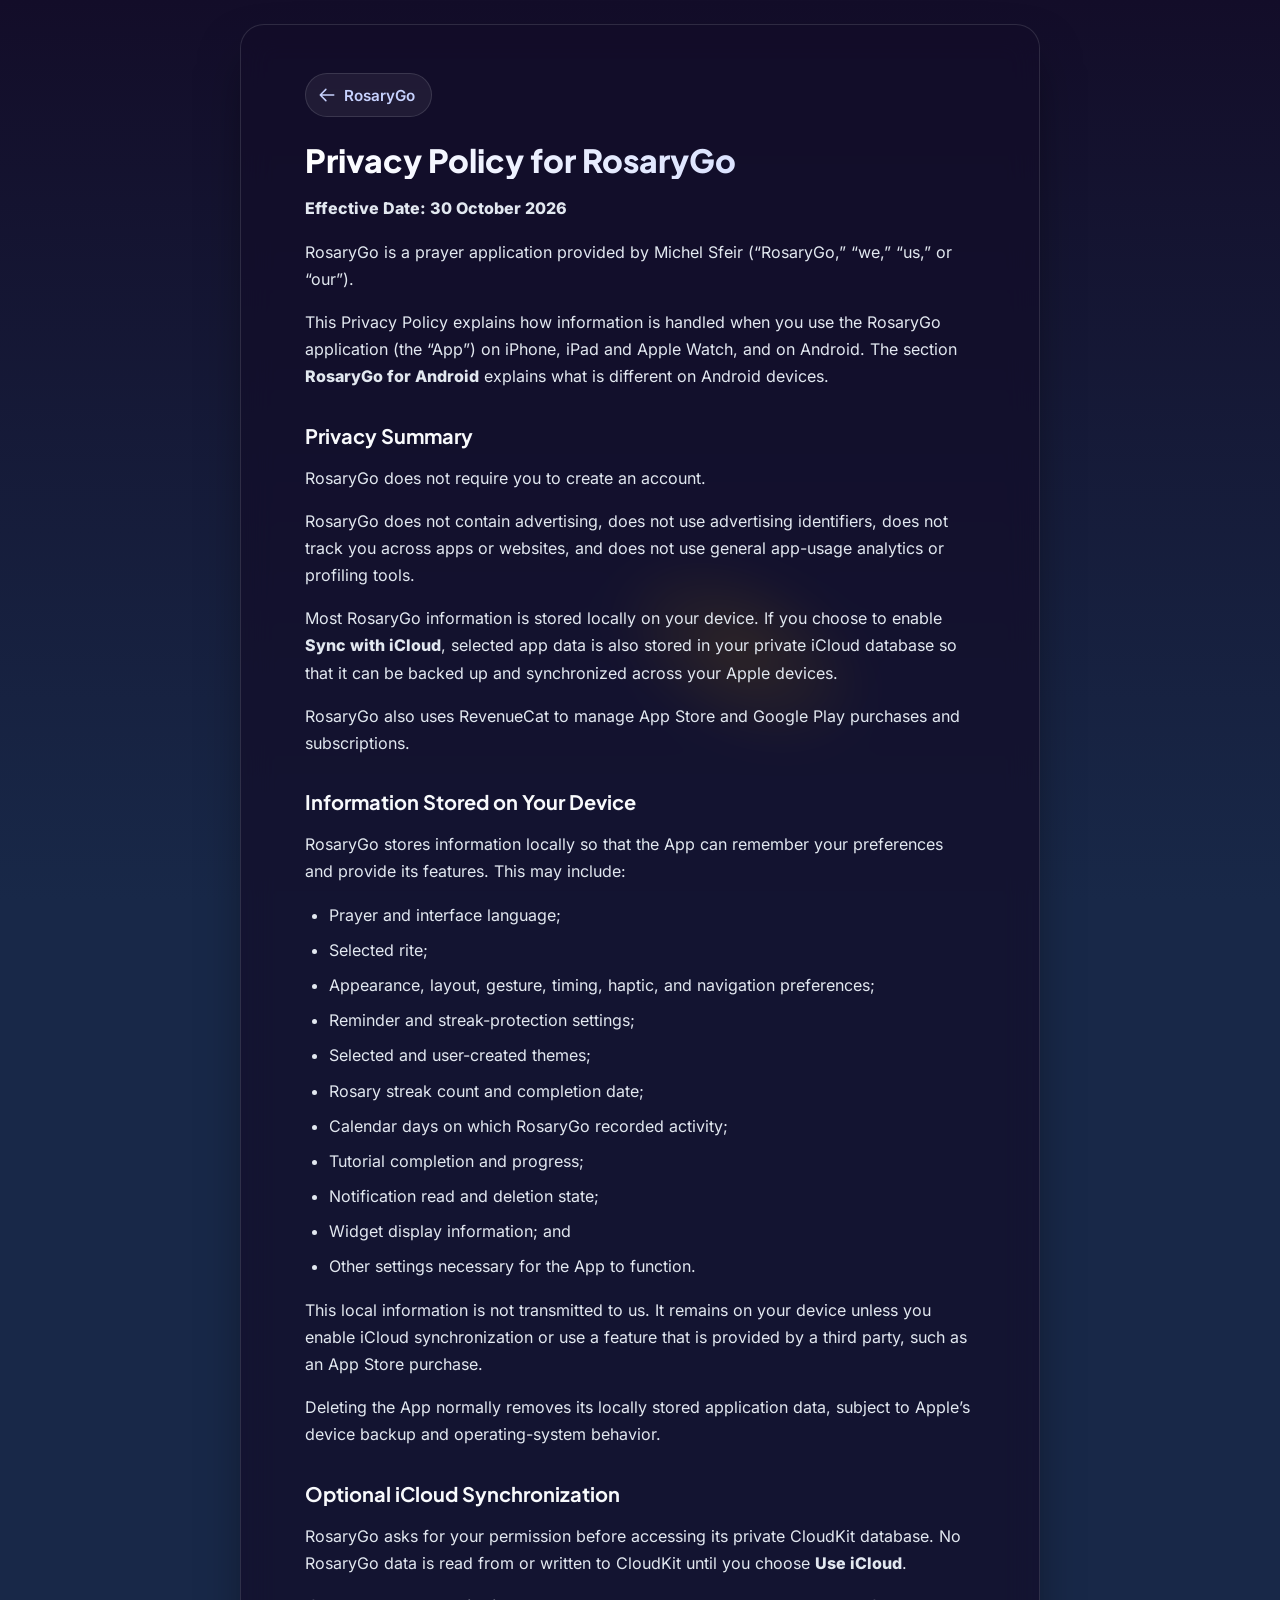
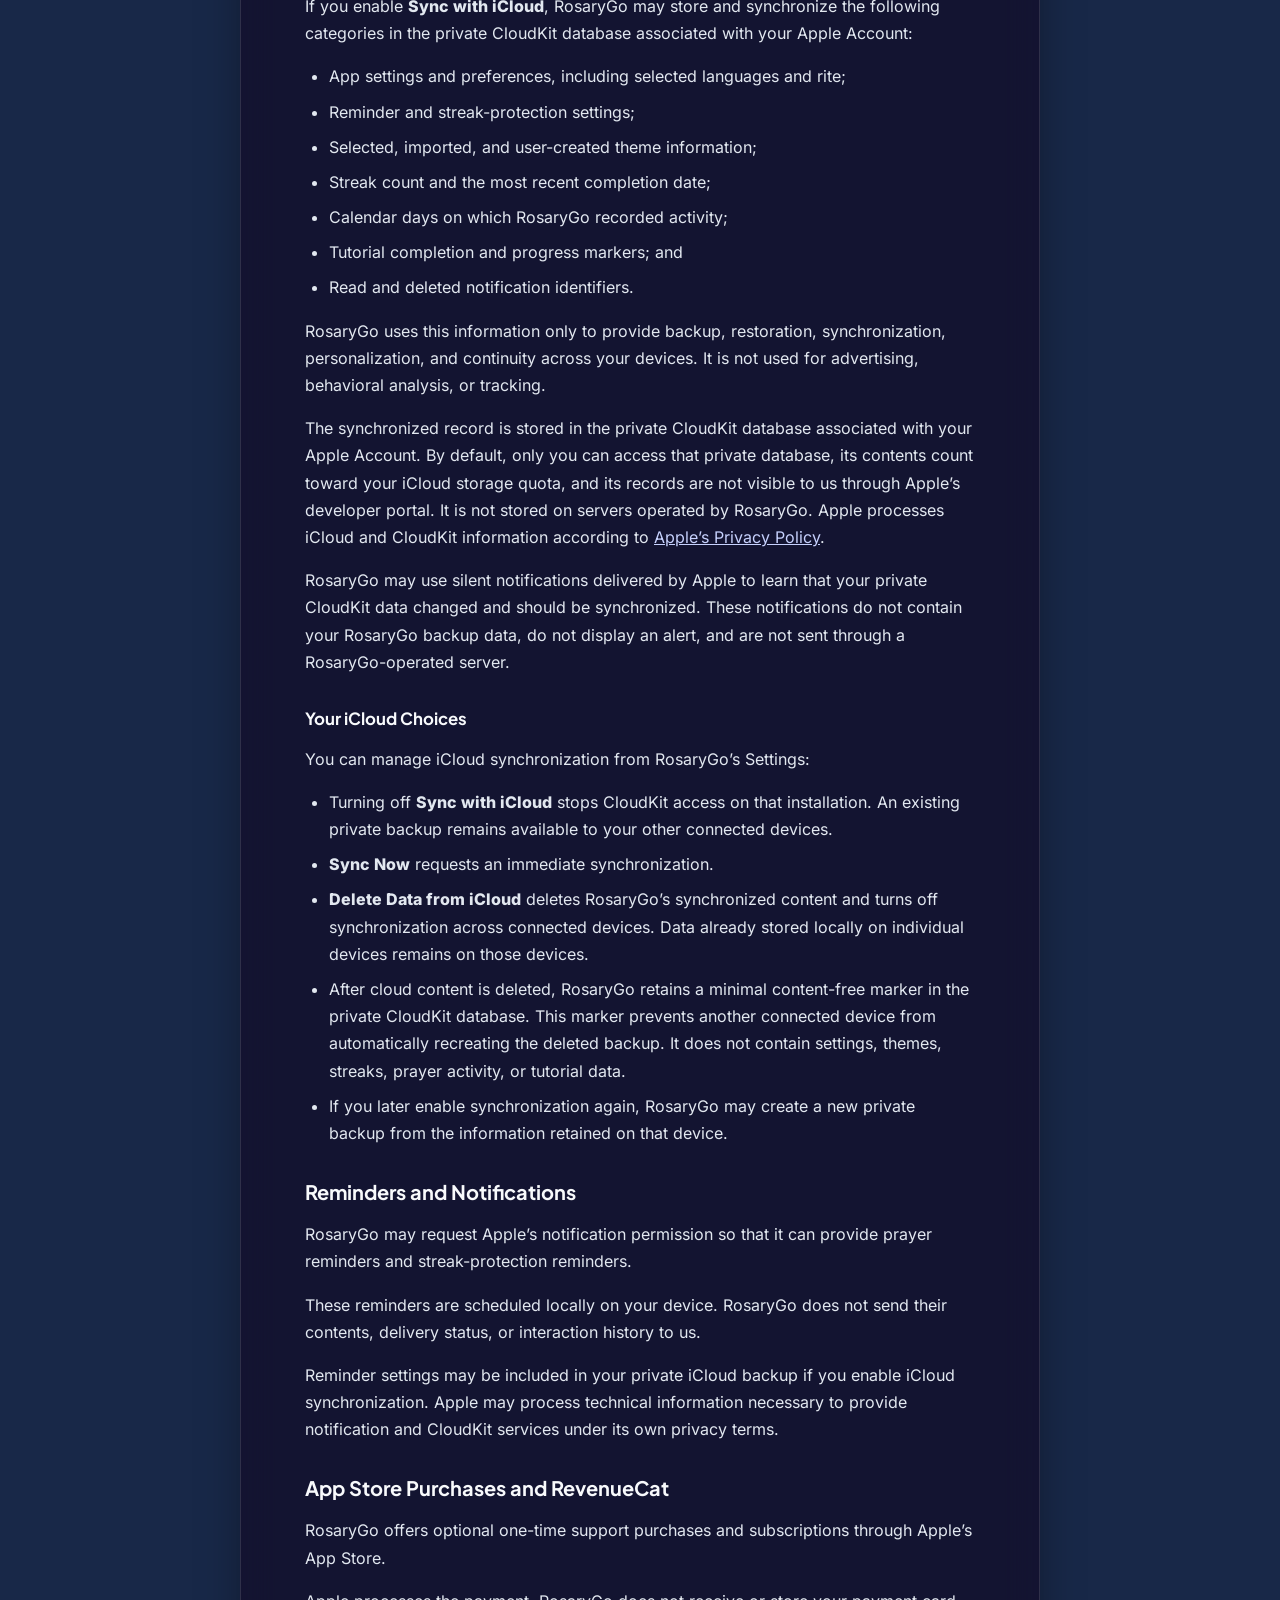
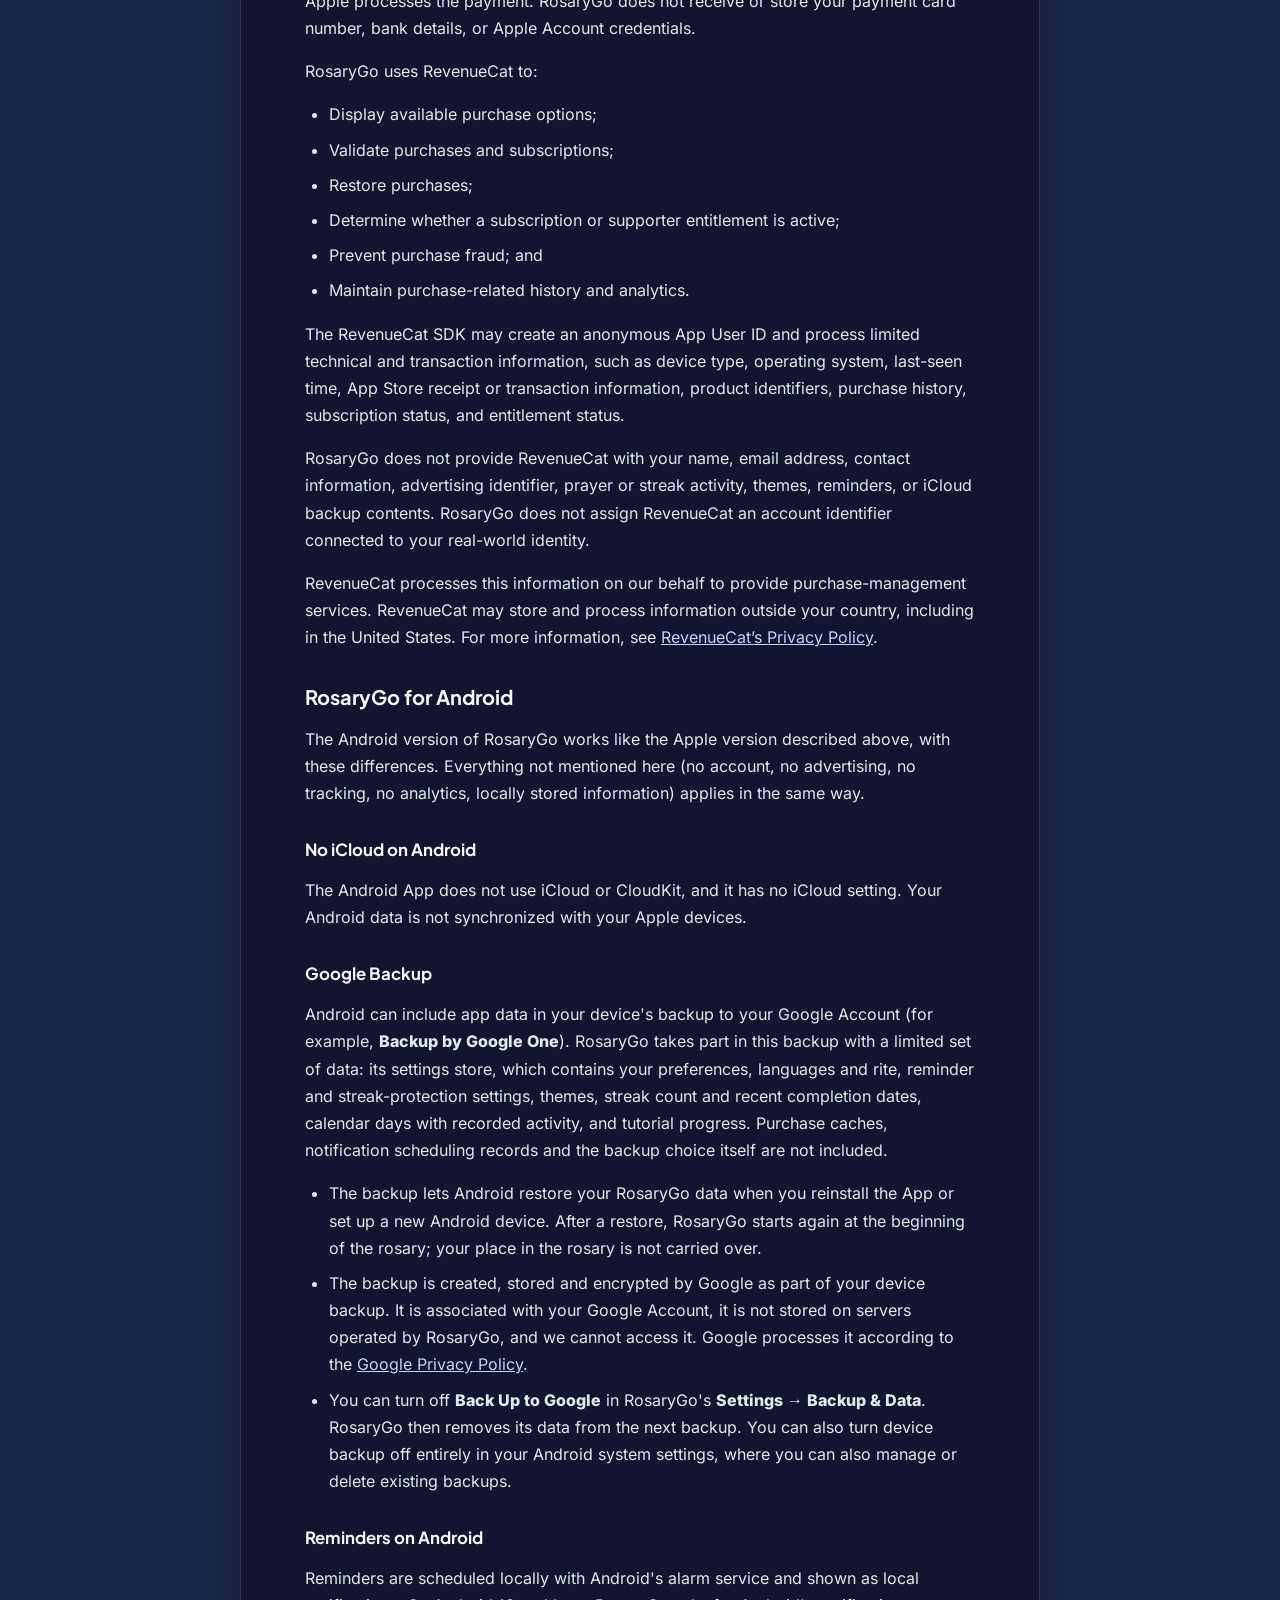
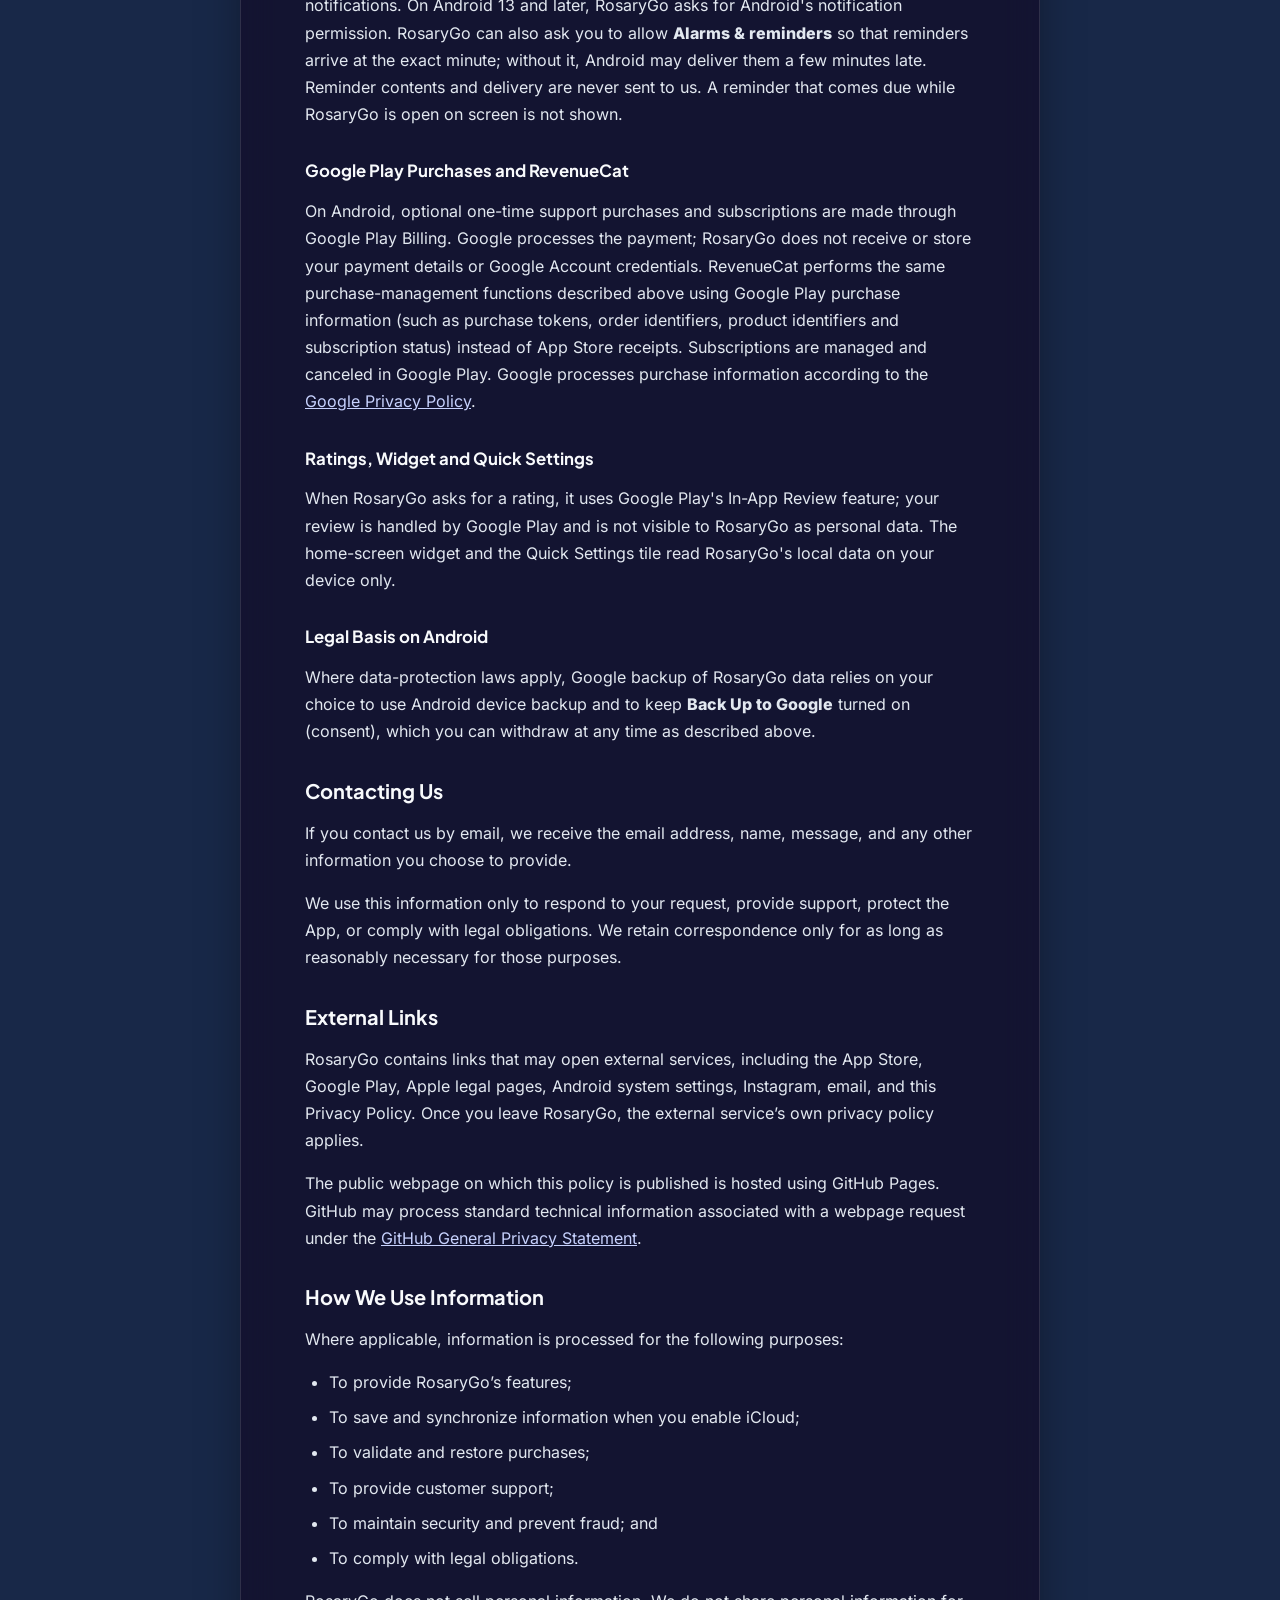
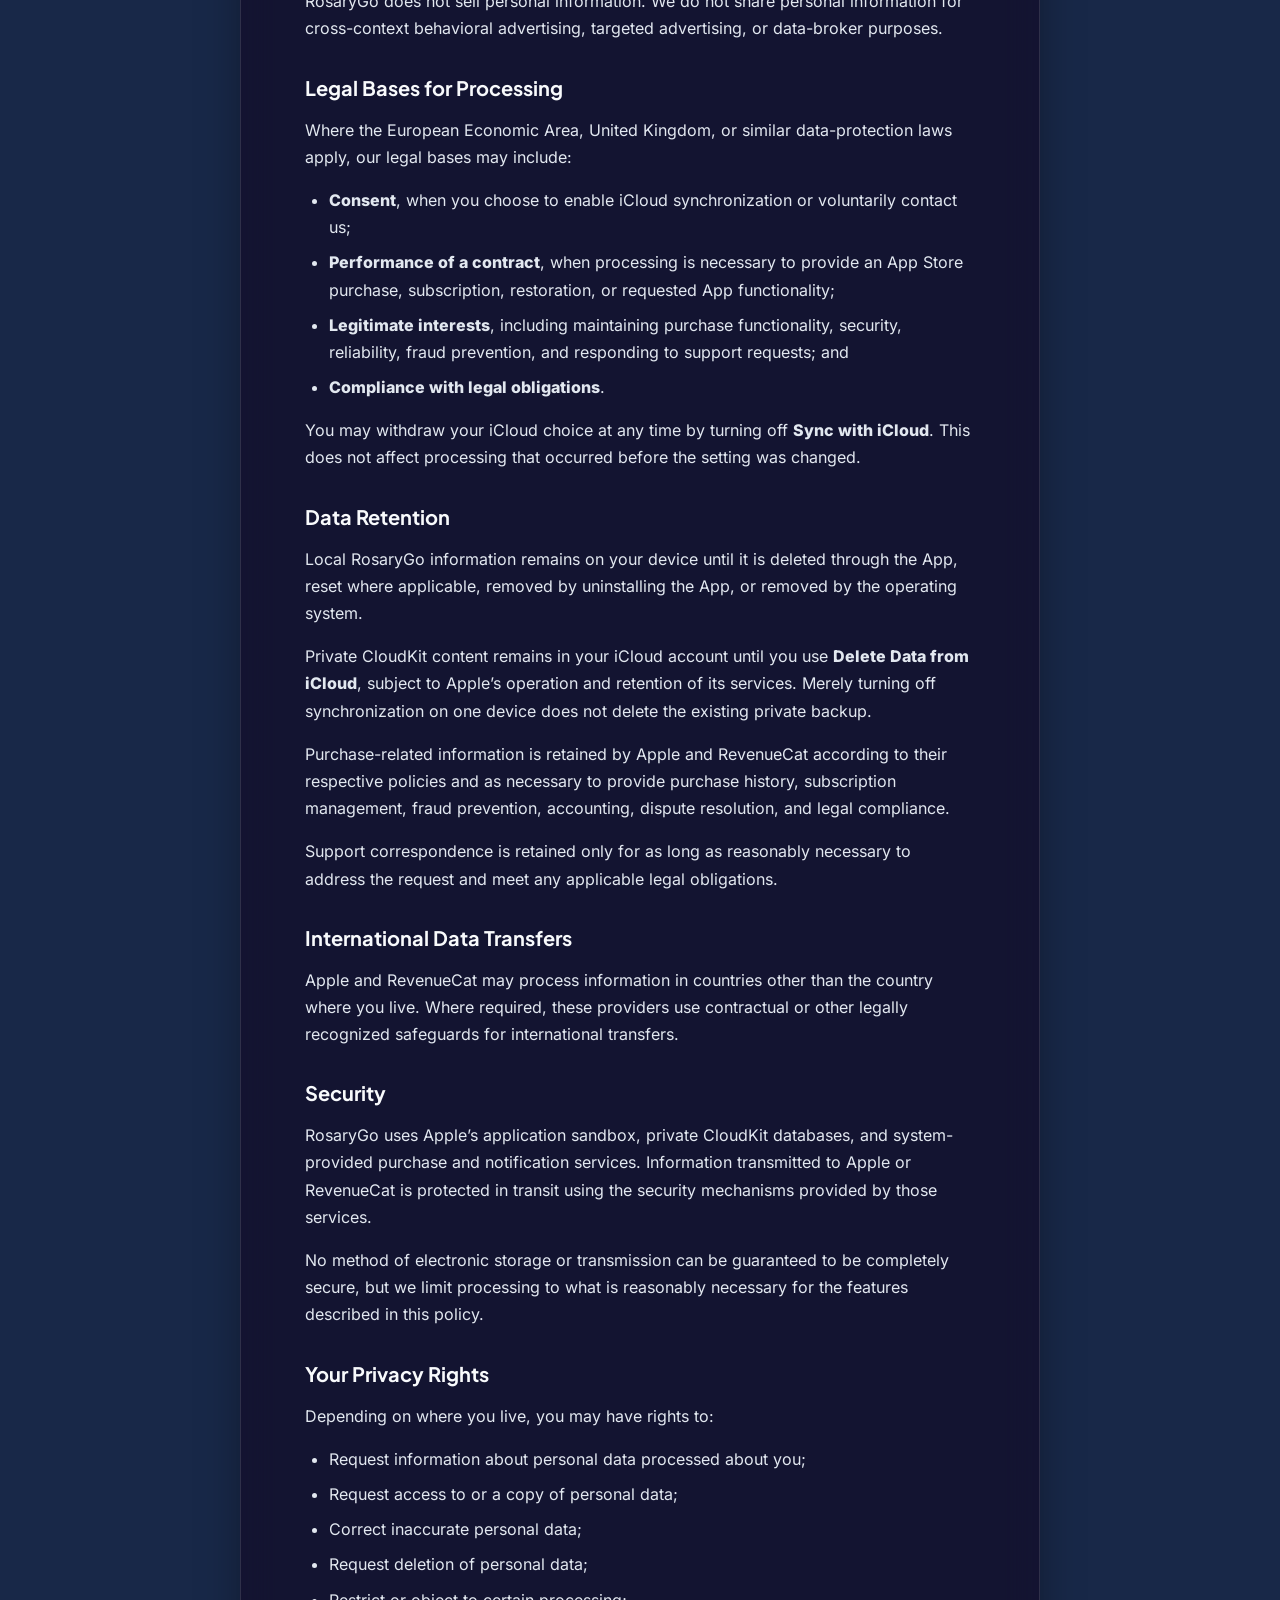
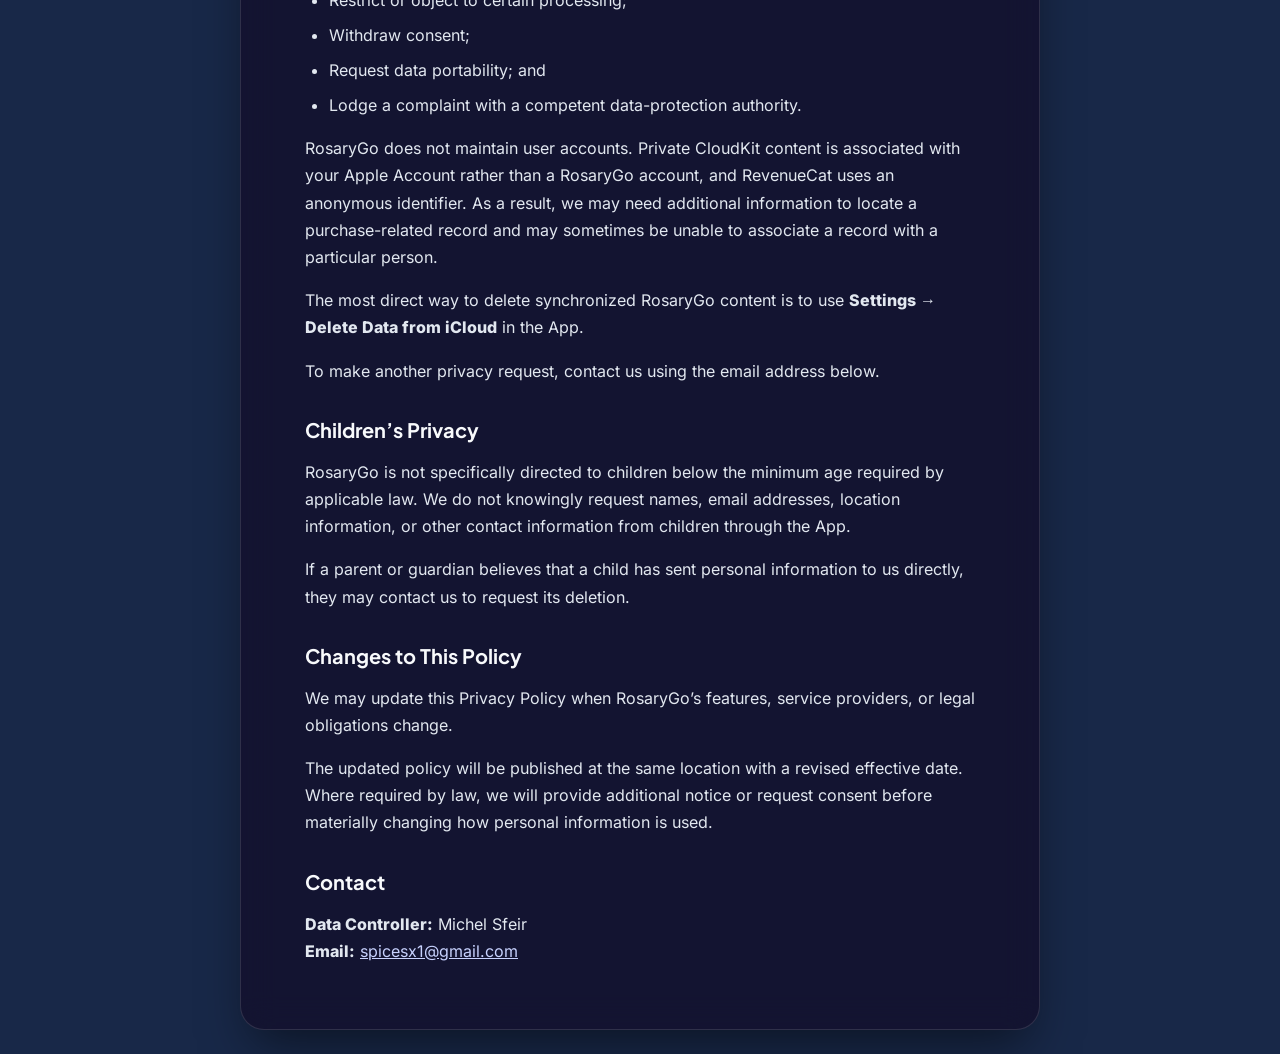
<file: privacy.html>
<!DOCTYPE html>
<html lang="en">

<head>
    <meta charset="UTF-8">
    <meta name="viewport" content="width=device-width, initial-scale=1.0, viewport-fit=cover">
    <meta name="theme-color" content="#130D29">
    <title>Privacy Policy - RosaryGo</title>
    <link rel="stylesheet" href="styles.css">
    <link rel="icon" href="rosarygo_icon.png" type="image/png">
</head>

<body>
    <div id="mouse-blob" class="mouse-blob"></div>

    <main class="container privacy-container">
        <div class="privacy-header">
            <a href="index.html" class="back-link">
                <svg xmlns="http://www.w3.org/2000/svg" fill="none" viewBox="0 0 24 24" stroke="currentColor"
                    stroke-width="2" aria-hidden="true">
                    <path stroke-linecap="round" stroke-linejoin="round" d="M10.5 19.5L3 12m0 0l7.5-7.5M3 12h18" />
                </svg>
                RosaryGo
            </a>
        </div>

        <div class="privacy-content" id="privacy-content">
            <h1>Privacy Policy</h1>
            <p>Loading the Privacy Policy</p>
        </div>
    </main>

    <script src="marked.min.js"></script>
    <script>
        fetch('privacy.md')
            .then(response => {
                if (!response.ok) throw new Error('Network response was not ok');
                return response.text();
            })
            .then(text => {
                document.getElementById('privacy-content').innerHTML = marked.parse(text);
            })
            .catch(err => {
                console.error(err);
                document.getElementById('privacy-content').innerHTML = '<p>Error loading Privacy Policy. If you are viewing this file locally (using file://), your browser is blocking the request due to CORS. Try running a local server or viewing it on GitHub Pages!</p>';
            });
    </script>
    <script src="script.js"></script>
</body>

</html>
</file>
<file: styles.css>
@font-face {
    font-family: 'Inter';
    font-style: normal;
    font-weight: 300;
    font-display: swap;
    src: url('./fonts/inter-latin-300-normal.woff2') format('woff2');
}

@font-face {
    font-family: 'Inter';
    font-style: normal;
    font-weight: 400;
    font-display: swap;
    src: url('./fonts/inter-latin-400-normal.woff2') format('woff2');
}

@font-face {
    font-family: 'Inter';
    font-style: normal;
    font-weight: 600;
    font-display: swap;
    src: url('./fonts/inter-latin-600-normal.woff2') format('woff2');
}

@font-face {
    font-family: 'Inter';
    font-style: normal;
    font-weight: 800;
    font-display: swap;
    src: url('./fonts/inter-latin-800-normal.woff2') format('woff2');
}


/* Plus Jakarta Sans (SIL OFL 1.1, fonts/OFL-PlusJakartaSans.txt) matches the app's wordmark. */
@font-face {
    font-family: 'Plus Jakarta Sans';
    font-style: normal;
    font-weight: 600;
    font-display: swap;
    src: url('./fonts/plus-jakarta-sans-latin-ext-600-normal.woff2') format('woff2');
    unicode-range: U+0100-02BA,U+02BD-02C5,U+02C7-02CC,U+02CE-02D7,U+02DD-02FF,U+0304,U+0308,U+0329,U+1D00-1DBF,U+1E00-1E9F,U+1EF2-1EFF,U+2020,U+20A0-20AB,U+20AD-20C0,U+2113,U+2C60-2C7F,U+A720-A7FF;
}

@font-face {
    font-family: 'Plus Jakarta Sans';
    font-style: normal;
    font-weight: 600;
    font-display: swap;
    src: url('./fonts/plus-jakarta-sans-latin-600-normal.woff2') format('woff2');
    unicode-range: U+0000-00FF,U+0131,U+0152-0153,U+02BB-02BC,U+02C6,U+02DA,U+02DC,U+0304,U+0308,U+0329,U+2000-206F,U+20AC,U+2122,U+2191,U+2193,U+2212,U+2215,U+FEFF,U+FFFD;
}

@font-face {
    font-family: 'Plus Jakarta Sans';
    font-style: normal;
    font-weight: 700;
    font-display: swap;
    src: url('./fonts/plus-jakarta-sans-latin-ext-700-normal.woff2') format('woff2');
    unicode-range: U+0100-02BA,U+02BD-02C5,U+02C7-02CC,U+02CE-02D7,U+02DD-02FF,U+0304,U+0308,U+0329,U+1D00-1DBF,U+1E00-1E9F,U+1EF2-1EFF,U+2020,U+20A0-20AB,U+20AD-20C0,U+2113,U+2C60-2C7F,U+A720-A7FF;
}

@font-face {
    font-family: 'Plus Jakarta Sans';
    font-style: normal;
    font-weight: 700;
    font-display: swap;
    src: url('./fonts/plus-jakarta-sans-latin-700-normal.woff2') format('woff2');
    unicode-range: U+0000-00FF,U+0131,U+0152-0153,U+02BB-02BC,U+02C6,U+02DA,U+02DC,U+0304,U+0308,U+0329,U+2000-206F,U+20AC,U+2122,U+2191,U+2193,U+2212,U+2215,U+FEFF,U+FFFD;
}

@font-face {
    font-family: 'Plus Jakarta Sans';
    font-style: normal;
    font-weight: 800;
    font-display: swap;
    src: url('./fonts/plus-jakarta-sans-latin-ext-800-normal.woff2') format('woff2');
    unicode-range: U+0100-02BA,U+02BD-02C5,U+02C7-02CC,U+02CE-02D7,U+02DD-02FF,U+0304,U+0308,U+0329,U+1D00-1DBF,U+1E00-1E9F,U+1EF2-1EFF,U+2020,U+20A0-20AB,U+20AD-20C0,U+2113,U+2C60-2C7F,U+A720-A7FF;
}

@font-face {
    font-family: 'Plus Jakarta Sans';
    font-style: normal;
    font-weight: 800;
    font-display: swap;
    src: url('./fonts/plus-jakarta-sans-latin-800-normal.woff2') format('woff2');
    unicode-range: U+0000-00FF,U+0131,U+0152-0153,U+02BB-02BC,U+02C6,U+02DA,U+02DC,U+0304,U+0308,U+0329,U+2000-206F,U+20AC,U+2122,U+2191,U+2193,U+2212,U+2215,U+FEFF,U+FFFD;
}


:root {
    --bg-gradient-start: #130D29;
    --bg-gradient-end: #182848;
    /* Text colors keep at least 7:1 (WCAG AAA) on the card, even over the gold glow. */
    --text-primary: #f8fafc;
    --text-secondary: #cbd5e1;
    --text-body: #e2e8f0;
    --glass-bg: rgba(19, 13, 41, 0.72);
    --glass-border: rgba(255, 255, 255, 0.12);
    --accent: #c7d2fe;
    --accent-hover: #e0e7ff;
}

* {
    margin: 0;
    padding: 0;
    box-sizing: border-box;
    font-family: 'Inter', sans-serif;
}

html {
    min-height: 100%;
    overflow-x: hidden;
    /* Safari tints its status bar, toolbar and overscroll from the page background. */
    background-color: var(--bg-gradient-end);
}

body {
    color: var(--text-primary);
    min-height: 100vh;
    display: flex;
    flex-direction: column;
    align-items: center;
    justify-content: center;
    overflow-x: hidden;
    position: relative;
    padding: max(1.5rem, env(safe-area-inset-top)) max(1rem, env(safe-area-inset-right)) max(1.5rem, env(safe-area-inset-bottom)) max(1rem, env(safe-area-inset-left));
}

body::before {
    content: "";
    position: fixed;
    top: 0;
    left: 0;
    width: 100%;
    height: 100vh;
    height: 100lvh;
    background: linear-gradient(to bottom, var(--bg-gradient-start), var(--bg-gradient-end));
    z-index: -2;
    pointer-events: none;
}

.mouse-blob {
    position: fixed;
    top: 0;
    left: 0;
    width: 500px;
    height: 500px;
    background: radial-gradient(circle, #b5920e, transparent 30%);
    border-radius: 50%;
    pointer-events: none;
    z-index: -1;
    opacity: 0.6;
}



.container {
    background: var(--glass-bg);
    backdrop-filter: blur(16px);
    -webkit-backdrop-filter: blur(16px);
    border: 1px solid var(--glass-border);
    border-radius: 24px;
    padding: 3rem;
    max-width: 500px;
    width: 100%;
    text-align: center;
    box-shadow: 0 25px 50px -12px rgba(0, 0, 0, 0.5);
    animation: fadeUp 1s cubic-bezier(0.16, 1, 0.3, 1) forwards;
    opacity: 0;
    transform: translateY(20px);
    z-index: 1;
}

@keyframes fadeUp {
    to {
        opacity: 1;
        transform: translateY(0);
    }
}

.icon-container {
    margin-bottom: 1.5rem;
}

.app-icon {
    width: 120px;
    height: 120px;
    border-radius: 28px;
    box-shadow: 0 10px 25px rgba(0, 0, 0, 0.3);
    transition: transform 0.3s ease;
    display: inline-flex;
    align-items: center;
    justify-content: center;
    object-fit: cover;
}

.app-icon:hover {
    transform: scale(1.05) rotate(-2deg);
}



h1,
h2,
h3 {
    font-family: 'Plus Jakarta Sans', 'Inter', sans-serif;
}

h1 {
    font-size: 2.5rem;
    font-weight: 800;
    margin-bottom: 0.5rem;
    background: linear-gradient(to right, #fff, var(--accent));
    -webkit-background-clip: text;
    -webkit-text-fill-color: transparent;
}

p.author {
    color: var(--text-secondary);
    font-size: 0.95rem;
    margin-top: -0.2rem;
    margin-bottom: 0.75rem;
    font-weight: 500;
    letter-spacing: 0.5px;
}

p.subtitle {
    color: var(--text-secondary);
    font-size: 1.1rem;
    margin-bottom: 2.5rem;
    line-height: 1.5;
}

.download-btn {
    display: inline-block;
    transition: transform 0.2s ease, opacity 0.2s ease;
    margin-bottom: 2rem;
}

.download-btn:hover {
    transform: translateY(-2px);
    opacity: 0.9;
}

.download-btn img {
    height: 50px;
    border-radius: 8px;
}

footer {
    margin-top: 2rem;
    font-size: 0.875rem;
}

footer a {
    color: white;
    text-decoration: underline;
    transition: opacity 0.2s ease;
    margin: 0 10px;
}

footer a:hover {
    opacity: 0.85;
}

a:focus-visible {
    outline: 2px solid var(--accent);
    outline-offset: 3px;
    border-radius: 4px;
}

.privacy-container {
    max-width: 800px;
    text-align: left;
    padding: 3rem 4rem;
}

.privacy-header {
    margin-bottom: 1.5rem;
}

.privacy-content h1 {
    font-size: 2rem;
    line-height: 1.2;
    margin-bottom: 1rem;
}

.privacy-content {
    color: var(--text-body);
    line-height: 1.7;
    font-size: 1rem;
    word-wrap: break-word;
    overflow-wrap: break-word;
}

.privacy-content h2,
.privacy-content h3 {
    color: var(--text-primary);
    line-height: 1.3;
    margin-top: 2rem;
    margin-bottom: 1rem;
    font-size: 1.25rem;
}

.privacy-content p {
    margin-bottom: 1rem;
}

.privacy-content ul {
    margin-bottom: 1rem;
    padding-left: 1.5rem;
}

.privacy-content li {
    margin-bottom: 0.5rem;
}

.privacy-content h3 {
    font-size: 1.05rem;
}

.privacy-content a {
    color: var(--accent);
    text-decoration: underline;
    transition: opacity 0.2s ease;
}

.privacy-content a:hover {
    opacity: 0.8;
}

.back-link {
    display: inline-flex;
    align-items: center;
    gap: 0.5rem;
    min-height: 44px;
    padding: 0.5rem 1rem 0.5rem 0.75rem;
    border: 1px solid var(--glass-border);
    border-radius: 999px;
    background: rgba(255, 255, 255, 0.06);
    color: var(--accent);
    text-decoration: none;
    font-weight: 600;
    font-size: 0.95rem;
    transition: color 0.2s ease, background-color 0.2s ease;
}

.back-link:hover {
    color: var(--accent-hover);
    background: rgba(255, 255, 255, 0.1);
}

.back-link svg {
    width: 18px;
    height: 18px;
    flex-shrink: 0;
}

::-webkit-scrollbar {
    width: 8px;
}

::-webkit-scrollbar-track {
    background: rgba(255, 255, 255, 0.02);
    border-radius: 4px;
}

::-webkit-scrollbar-thumb {
    background: rgba(255, 255, 255, 0.1);
    border-radius: 4px;
}

::-webkit-scrollbar-thumb:hover {
    background: rgba(255, 255, 255, 0.2);
}

@media (max-width: 768px) {
    .container {
        padding: 2rem;
    }

    .privacy-container {
        padding: 1.5rem;
    }

    .privacy-content h1 {
        font-size: 1.6rem;
    }
}
</file>
